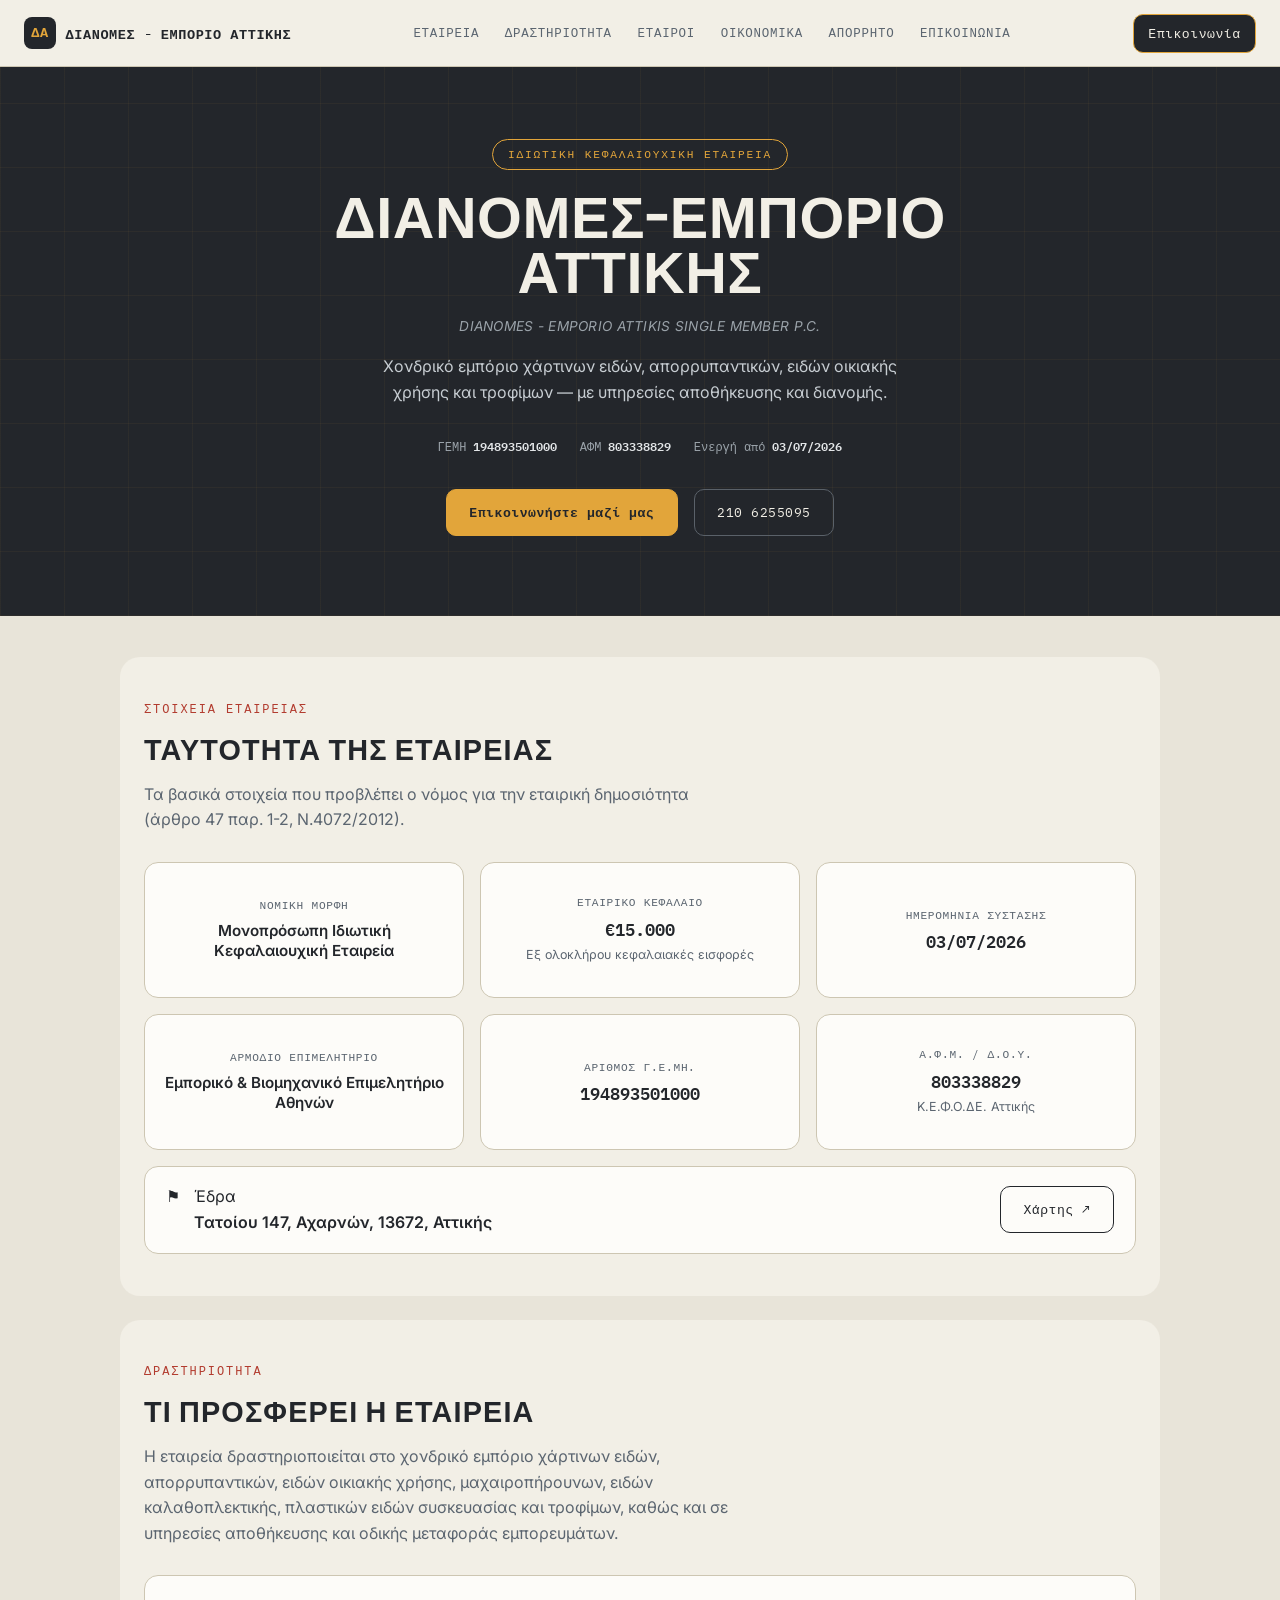
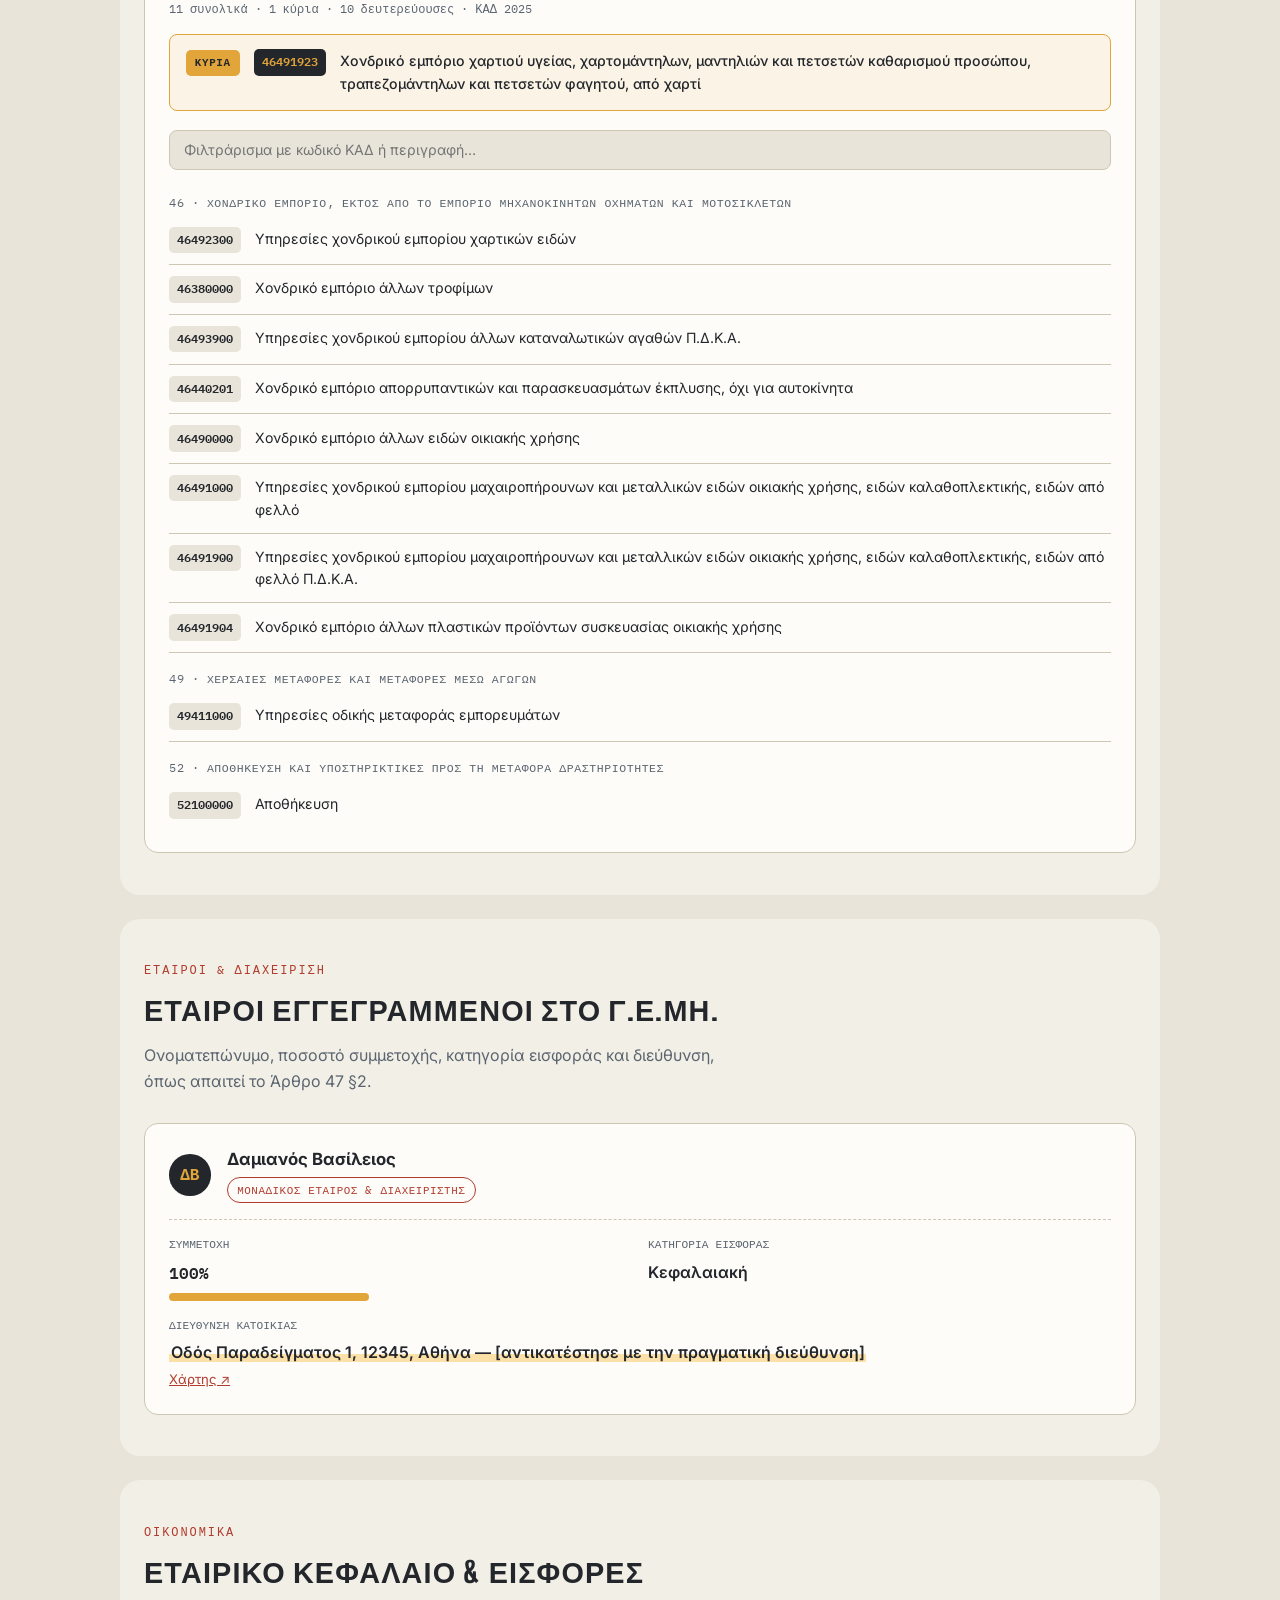
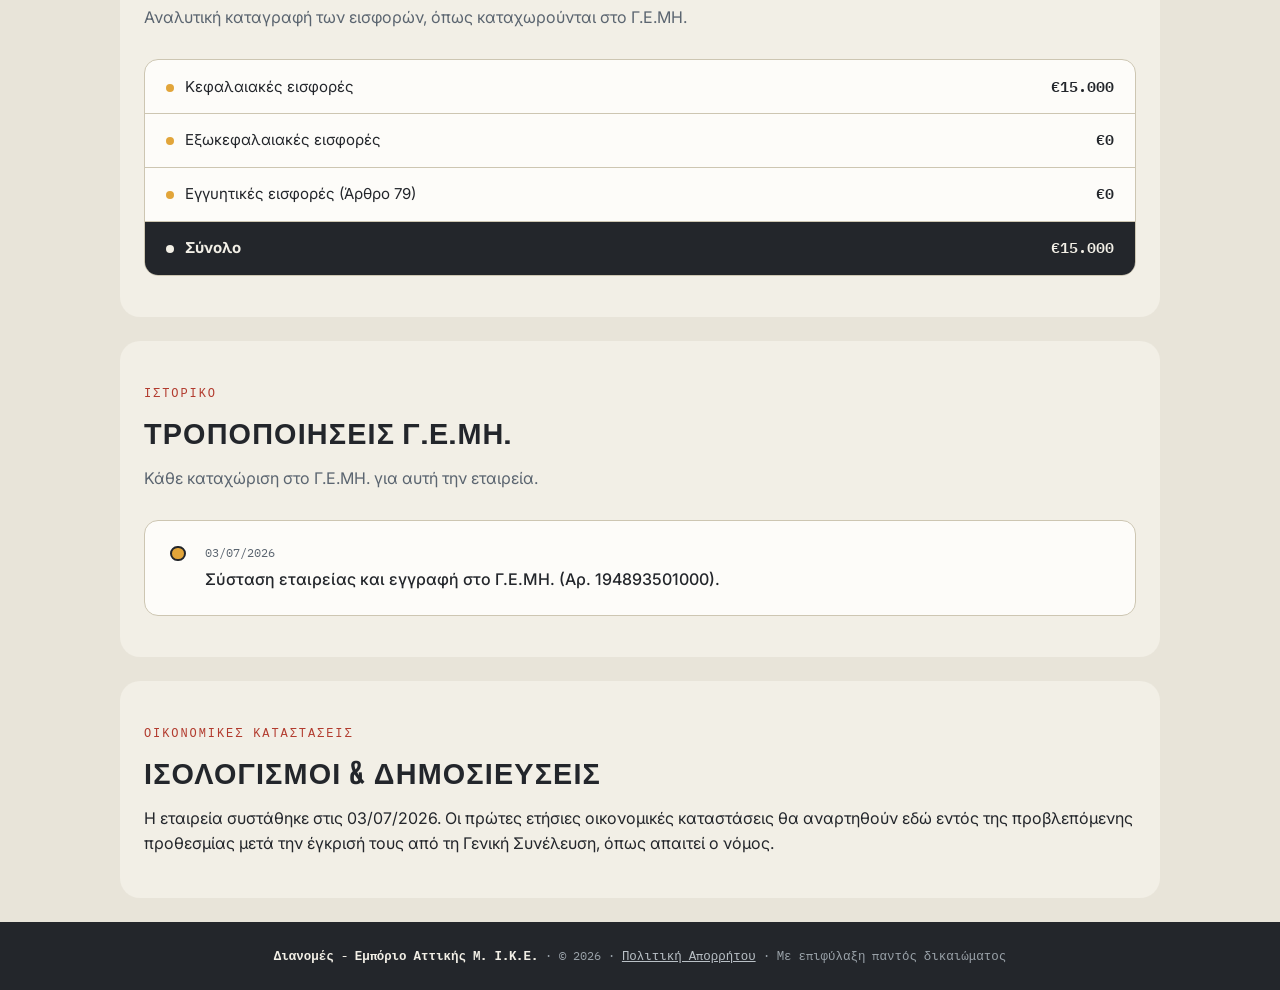
<file: index.html>
<!DOCTYPE html>
<html lang="el">
<head>
<meta charset="UTF-8">
<meta name="viewport" content="width=device-width, initial-scale=1.0">
<title>Διανομές - Εμπόριο Αττικής Μ. Ι.Κ.Ε. — Εμπόριο Χονδρικής</title>
<link rel="preconnect" href="https://fonts.googleapis.com">
<link rel="preconnect" href="https://fonts.gstatic.com" crossorigin>
<link href="https://fonts.googleapis.com/css2?family=Big+Shoulders+Display:wght@600;800&family=Inter:wght@400;500;600;700&family=IBM+Plex+Mono:wght@400;500;600&display=swap" rel="stylesheet">
<link rel="stylesheet" href="style.css">
</head>
<body>

<div class="topnav">
  <a class="brand" href="index.html">
    <span class="mark">ΔΑ</span>
    ΔΙΑΝΟΜΕΣ - ΕΜΠΟΡΙΟ ΑΤΤΙΚΗΣ
  </a>
  <button class="nav-toggle" id="navToggle" aria-label="Μενού" aria-expanded="false">☰</button>
  <ul id="navMenu">
    <li><a href="#company">Εταιρεία</a></li>
    <li><a href="#activity">Δραστηριότητα</a></li>
    <li><a href="#partners">Εταίροι</a></li>
    <li><a href="#financials">Οικονομικά</a></li>
    <li><a href="privacy.html">Απόρρητο</a></li>
    <li><a href="mailto:vasilisdamianos1@gmail.com">Επικοινωνία</a></li>
  </ul>
  <a class="btn cta" href="mailto:vasilisdamianos1@gmail.com">Επικοινωνία</a>
</div>

<section class="hero">
  <div class="hero-inner">
    <span class="pill">Ιδιωτική Κεφαλαιουχική Εταιρεία</span>
    <h1>Διανομές-Εμπόριο<br>Αττικής</h1>
    <p class="en-name">DIANOMES - EMPORIO ATTIKIS SINGLE MEMBER P.C.</p>
    <p class="lede">Χονδρικό εμπόριο χάρτινων ειδών, απορρυπαντικών, ειδών οικιακής χρήσης και τροφίμων — με υπηρεσίες αποθήκευσης και διανομής.</p>
    <div class="meta-row">
      <span>ΓΕΜΗ <b>194893501000</b></span>
      <span>ΑΦΜ <b>803338829</b></span>
      <span>Ενεργή από <b>03/07/2026</b></span>
    </div>
    <div class="hero-actions">
      <a class="btn primary" href="mailto:vasilisdamianos1@gmail.com">Επικοινωνήστε μαζί μας</a>
      <a class="btn ghost" href="tel:+302106255095">210 6255095</a>
    </div>
  </div>
</section>

<div class="section-wrap section-alt" id="company">
  <p class="eyebrow">Στοιχεία Εταιρείας</p>
  <h2 class="big">Ταυτότητα της Εταιρείας</h2>
  <p class="lede">Τα βασικά στοιχεία που προβλέπει ο νόμος για την εταιρική δημοσιότητα (άρθρο 47 παρ. 1-2, Ν.4072/2012).</p>

  <div class="bubbles">
    <div class="bubble">
      <span class="k">Νομική Μορφή</span>
      <span class="v">Μονοπρόσωπη Ιδιωτική Κεφαλαιουχική Εταιρεία</span>
    </div>
    <div class="bubble">
      <span class="k">Εταιρικό Κεφάλαιο</span>
      <span class="v mono">€15.000</span>
      <span class="sub">Εξ ολοκλήρου κεφαλαιακές εισφορές</span>
    </div>
    <div class="bubble">
      <span class="k">Ημερομηνία Σύστασης</span>
      <span class="v mono">03/07/2026</span>
    </div>
    <div class="bubble">
      <span class="k">Αρμόδιο Επιμελητήριο</span>
      <span class="v">Εμπορικό &amp; Βιομηχανικό Επιμελητήριο Αθηνών</span>
    </div>
    <div class="bubble">
      <span class="k">Αριθμός Γ.Ε.ΜΗ.</span>
      <span class="v mono">194893501000</span>
    </div>
    <div class="bubble">
      <span class="k">Α.Φ.Μ. / Δ.Ο.Υ.</span>
      <span class="v mono">803338829</span>
      <span class="sub">Κ.Ε.Φ.Ο.ΔΕ. Αττικής</span>
    </div>
  </div>

  <div class="address-bar">
    <div class="addr-main">
      <span class="chip" style="margin-bottom:0">⚑</span>
      <div>
        <span class="k">Έδρα</span>
        <span class="v" style="display:block">Τατοίου 147, Αχαρνών, 13672, Αττικής</span>
      </div>
    </div>
    <a class="btn ghost" style="color:var(--ink);border-color:var(--ink)" href="https://www.google.com/maps/search/?api=1&query=Τατοίου+147%2C+Αχαρνών%2C+13672" target="_blank" rel="noopener">Χάρτης ↗</a>
  </div>
</div>

<div class="section-wrap section-alt" id="activity">
  <p class="eyebrow">Δραστηριότητα</p>
  <h2 class="big">Τι Προσφέρει η Εταιρεία</h2>
  <p class="lede">Η εταιρεία δραστηριοποιείται στο χονδρικό εμπόριο χάρτινων ειδών, απορρυπαντικών, ειδών οικιακής χρήσης, μαχαιροπήρουνων, ειδών καλαθοπλεκτικής, πλαστικών ειδών συσκευασίας και τροφίμων, καθώς και σε υπηρεσίες αποθήκευσης και οδικής μεταφοράς εμπορευμάτων.</p>

  <div class="kad-panel">
    <div class="kad-stats">11 συνολικά · 1 κύρια · 10 δευτερεύουσες · ΚΑΔ 2025</div>

    <div class="kad-row kad-main">
      <span class="kad-tag">ΚΥΡΙΑ</span>
      <span class="kad-code">46491923</span>
      <span class="kad-desc">Χονδρικό εμπόριο χαρτιού υγείας, χαρτομάντηλων, μαντηλιών και πετσετών καθαρισμού προσώπου, τραπεζομάντηλων και πετσετών φαγητού, από χαρτί</span>
    </div>

    <input type="text" class="kad-search" id="kadSearch" placeholder="Φιλτράρισμα με κωδικό ΚΑΔ ή περιγραφή…" aria-label="Φιλτράρισμα δραστηριοτήτων">

    <div class="kad-list" id="kadList">
      <p class="kad-group">46 · Χονδρικό εμπόριο, εκτός από το εμπόριο μηχανοκίνητων οχημάτων και μοτοσικλετών</p>
      <div class="kad-row" data-kad="46492300 υπηρεσιες χονδρικου εμποριου χαρτικων ειδων"><span class="kad-code">46492300</span><span class="kad-desc">Υπηρεσίες χονδρικού εμπορίου χαρτικών ειδών</span></div>
      <div class="kad-row" data-kad="46380000 χονδρικο εμποριο αλλων τροφιμων"><span class="kad-code">46380000</span><span class="kad-desc">Χονδρικό εμπόριο άλλων τροφίμων</span></div>
      <div class="kad-row" data-kad="46493900 υπηρεσιες χονδρικου εμποριου αλλων καταναλωτικων αγαθων"><span class="kad-code">46493900</span><span class="kad-desc">Υπηρεσίες χονδρικού εμπορίου άλλων καταναλωτικών αγαθών Π.Δ.Κ.Α.</span></div>
      <div class="kad-row" data-kad="46440201 χονδρικο εμποριο απορρυπαντικων παρασκευασματων εκπλυσης"><span class="kad-code">46440201</span><span class="kad-desc">Χονδρικό εμπόριο απορρυπαντικών και παρασκευασμάτων έκπλυσης, όχι για αυτοκίνητα</span></div>
      <div class="kad-row" data-kad="46490000 χονδρικο εμποριο αλλων ειδων οικιακης χρησης"><span class="kad-code">46490000</span><span class="kad-desc">Χονδρικό εμπόριο άλλων ειδών οικιακής χρήσης</span></div>
      <div class="kad-row" data-kad="46491000 υπηρεσιες χονδρικου εμποριου μαχαιροπηρουνων μεταλλικων ειδων καλαθοπλεκτικης φελλου"><span class="kad-code">46491000</span><span class="kad-desc">Υπηρεσίες χονδρικού εμπορίου μαχαιροπήρουνων και μεταλλικών ειδών οικιακής χρήσης, ειδών καλαθοπλεκτικής, ειδών από φελλό</span></div>
      <div class="kad-row" data-kad="46491900 υπηρεσιες χονδρικου εμποριου μαχαιροπηρουνων μεταλλικων ειδων καλαθοπλεκτικης φελλου πδκα"><span class="kad-code">46491900</span><span class="kad-desc">Υπηρεσίες χονδρικού εμπορίου μαχαιροπήρουνων και μεταλλικών ειδών οικιακής χρήσης, ειδών καλαθοπλεκτικής, ειδών από φελλό Π.Δ.Κ.Α.</span></div>
      <div class="kad-row" data-kad="46491904 χονδρικο εμποριο αλλων πλαστικων προιοντων συσκευασιας οικιακης χρησης"><span class="kad-code">46491904</span><span class="kad-desc">Χονδρικό εμπόριο άλλων πλαστικών προϊόντων συσκευασίας οικιακής χρήσης</span></div>

      <p class="kad-group">49 · Χερσαίες μεταφορές και μεταφορές μέσω αγωγών</p>
      <div class="kad-row" data-kad="49411000 υπηρεσιες οδικης μεταφορας εμπορευματων"><span class="kad-code">49411000</span><span class="kad-desc">Υπηρεσίες οδικής μεταφοράς εμπορευμάτων</span></div>

      <p class="kad-group">52 · Αποθήκευση και υποστηρικτικές προς τη μεταφορά δραστηριότητες</p>
      <div class="kad-row" data-kad="52100000 αποθηκευση"><span class="kad-code">52100000</span><span class="kad-desc">Αποθήκευση</span></div>
    </div>
  </div>
</div>

<div class="section-wrap section-alt" id="partners">
  <p class="eyebrow">Εταίροι &amp; Διαχείριση</p>
  <h2 class="big">Εταίροι Εγγεγραμμένοι στο Γ.Ε.ΜΗ.</h2>
  <p class="lede">Ονοματεπώνυμο, ποσοστό συμμετοχής, κατηγορία εισφοράς και διεύθυνση, όπως απαιτεί το Άρθρο 47 §2.</p>

  <div class="partners">
    <div class="partner-card">
      <div class="partner-top">
        <div class="avatar">ΔΒ</div>
        <div>
          <h3>Δαμιανός Βασίλειος</h3>
          <span class="badge">Μοναδικός Εταίρος &amp; Διαχειριστής</span>
        </div>
      </div>
      <div class="partner-meta">
        <div>
          <span class="k">Συμμετοχή</span>
          <span class="v mono">100%</span>
          <div class="share-bar"><span style="width:100%"></span></div>
        </div>
        <div>
          <span class="k">Κατηγορία Εισφοράς</span>
          <span class="v">Κεφαλαιακή</span>
        </div>
        <div style="grid-column:1/-1">
          <span class="k">Διεύθυνση Κατοικίας</span>
          <span class="v placeholder">Οδός Παραδείγματος 1, 12345, Αθήνα — [αντικατέστησε με την πραγματική διεύθυνση]</span>
          <div><a href="https://www.google.com/maps/search/?api=1&query=Οδός+Παραδείγματος+1%2C+12345%2C+Αθήνα" target="_blank" rel="noopener" style="font-size:.82rem">Χάρτης ↗</a></div>
        </div>
      </div>
    </div>
  </div>
</div>

<div class="section-wrap section-alt" id="capital">
  <p class="eyebrow">Οικονομικά</p>
  <h2 class="big">Εταιρικό Κεφάλαιο &amp; Εισφορές</h2>
  <p class="lede">Αναλυτική καταγραφή των εισφορών, όπως καταχωρούνται στο Γ.Ε.ΜΗ.</p>

  <div class="capital-list">
    <div class="capital-row"><span><span class="dot"></span>Κεφαλαιακές εισφορές</span><span class="amt">€15.000</span></div>
    <div class="capital-row"><span><span class="dot"></span>Εξωκεφαλαιακές εισφορές</span><span class="amt">€0</span></div>
    <div class="capital-row"><span><span class="dot"></span>Εγγυητικές εισφορές (Άρθρο 79)</span><span class="amt">€0</span></div>
    <div class="capital-row total"><span><span class="dot"></span>Σύνολο</span><span class="amt">€15.000</span></div>
  </div>
</div>

<div class="section-wrap section-alt" id="history">
  <p class="eyebrow">Ιστορικό</p>
  <h2 class="big">Τροποποιήσεις Γ.Ε.ΜΗ.</h2>
  <p class="lede">Κάθε καταχώριση στο Γ.Ε.ΜΗ. για αυτή την εταιρεία.</p>

  <div class="timeline">
    <div class="tl-item">
      <div class="tl-date">03/07/2026</div>
      <div class="tl-text">Σύσταση εταιρείας και εγγραφή στο Γ.Ε.ΜΗ. (Αρ. 194893501000).</div>
    </div>
  </div>
</div>

<div class="section-wrap section-alt" id="financials">
  <p class="eyebrow">Οικονομικές Καταστάσεις</p>
  <h2 class="big">Ισολογισμοί &amp; Δημοσιεύσεις</h2>
  <p>Η εταιρεία συστάθηκε στις 03/07/2026. Οι πρώτες ετήσιες οικονομικές καταστάσεις θα αναρτηθούν εδώ εντός της προβλεπόμενης προθεσμίας μετά την έγκρισή τους από τη Γενική Συνέλευση, όπως απαιτεί ο νόμος.</p>
</div>

<footer>
  <strong>Διανομές - Εμπόριο Αττικής Μ. Ι.Κ.Ε.</strong> · © <span id="year"></span> · <a href="privacy.html">Πολιτική Απορρήτου</a> · Με επιφύλαξη παντός δικαιώματος
</footer>

<script>
  document.getElementById('year').textContent = new Date().getFullYear();

  const navToggle = document.getElementById('navToggle');
  const navMenu = document.getElementById('navMenu');
  if (navToggle && navMenu) {
    navToggle.addEventListener('click', () => {
      const isOpen = navMenu.classList.toggle('open');
      navToggle.setAttribute('aria-expanded', isOpen ? 'true' : 'false');
    });
    navMenu.querySelectorAll('a').forEach(a => {
      a.addEventListener('click', () => {
        navMenu.classList.remove('open');
        navToggle.setAttribute('aria-expanded', 'false');
      });
    });
  }

  const kadSearch = document.getElementById('kadSearch');
  if (kadSearch) {
    kadSearch.addEventListener('input', () => {
      const q = kadSearch.value.trim().toLowerCase();
      document.querySelectorAll('#kadList .kad-row').forEach(row => {
        const haystack = row.getAttribute('data-kad') || '';
        row.classList.toggle('hidden', q.length > 0 && !haystack.includes(q));
      });
      document.querySelectorAll('#kadList .kad-group').forEach(group => {
        let sib = group.nextElementSibling;
        let anyVisible = false;
        while (sib && !sib.classList.contains('kad-group')) {
          if (!sib.classList.contains('hidden')) anyVisible = true;
          sib = sib.nextElementSibling;
        }
        group.classList.toggle('hidden', !anyVisible);
      });
    });
  }
</script>

</body>
</html>
</file>
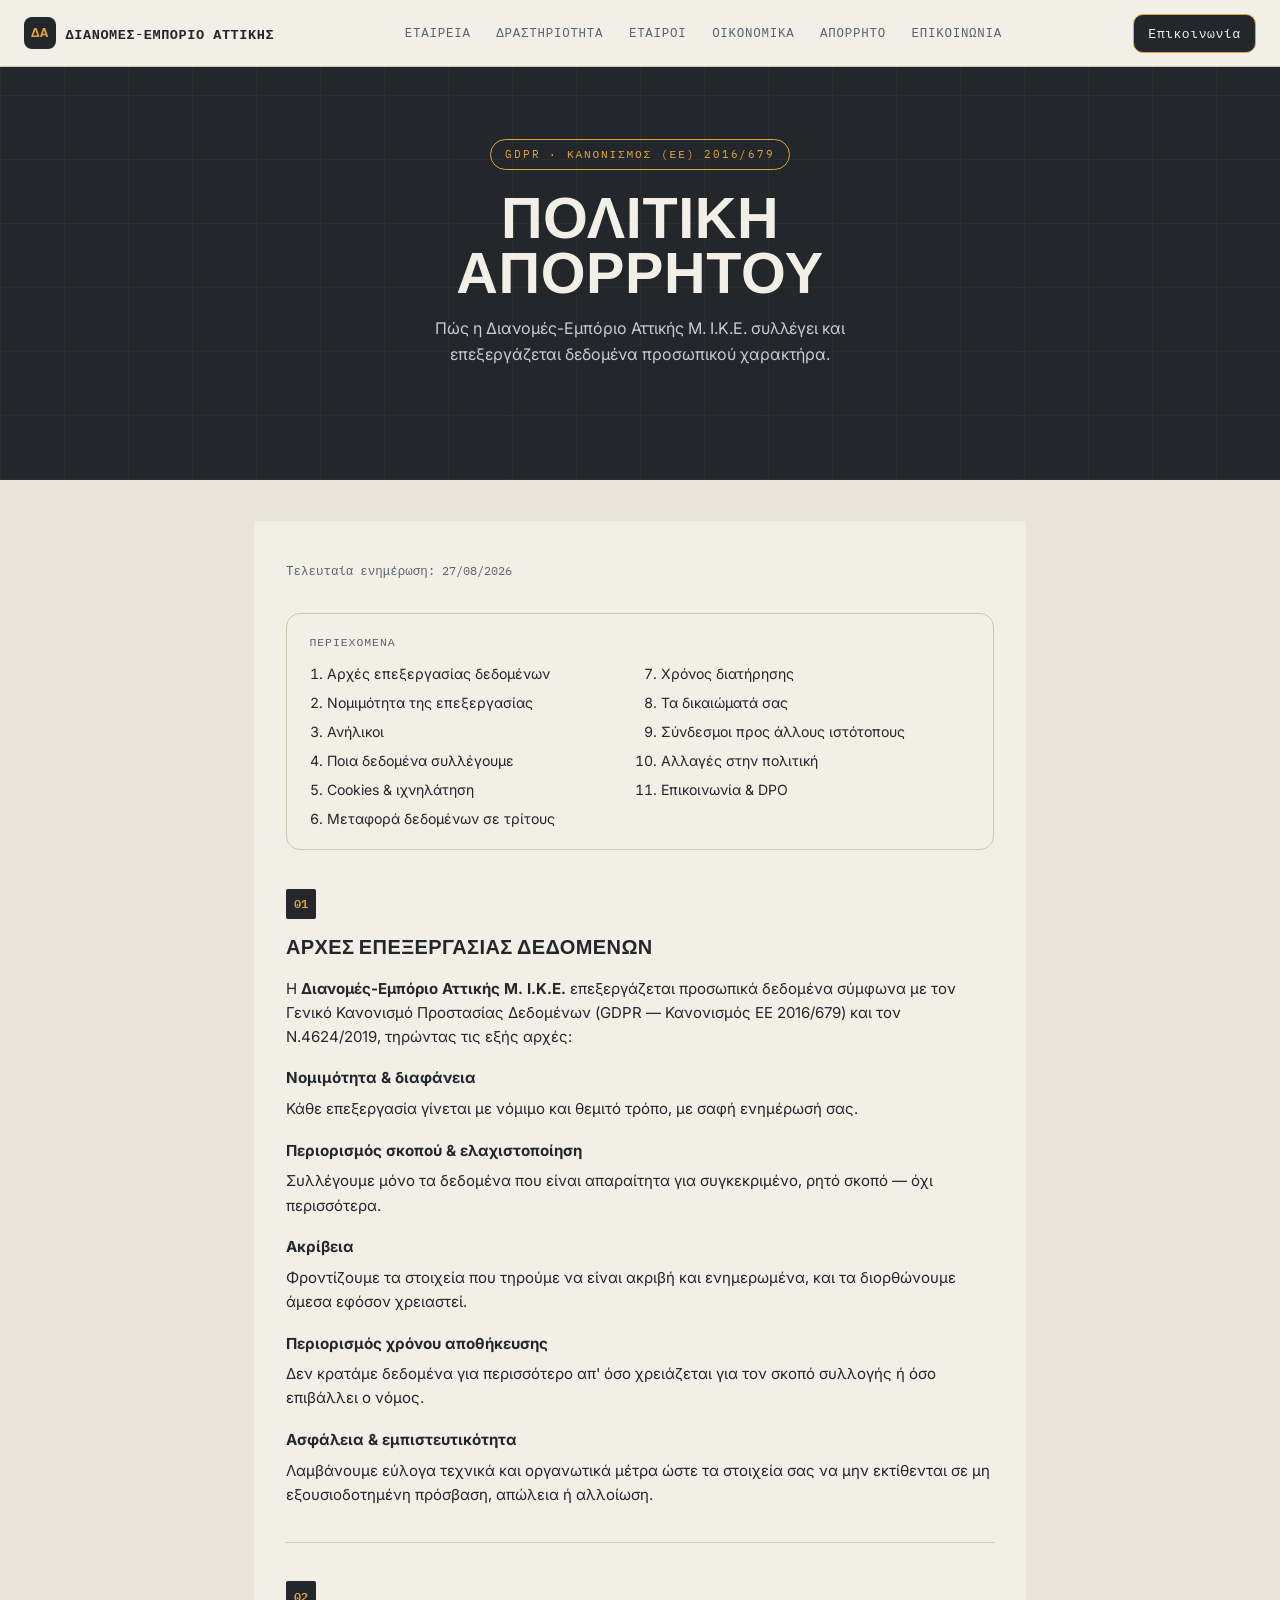
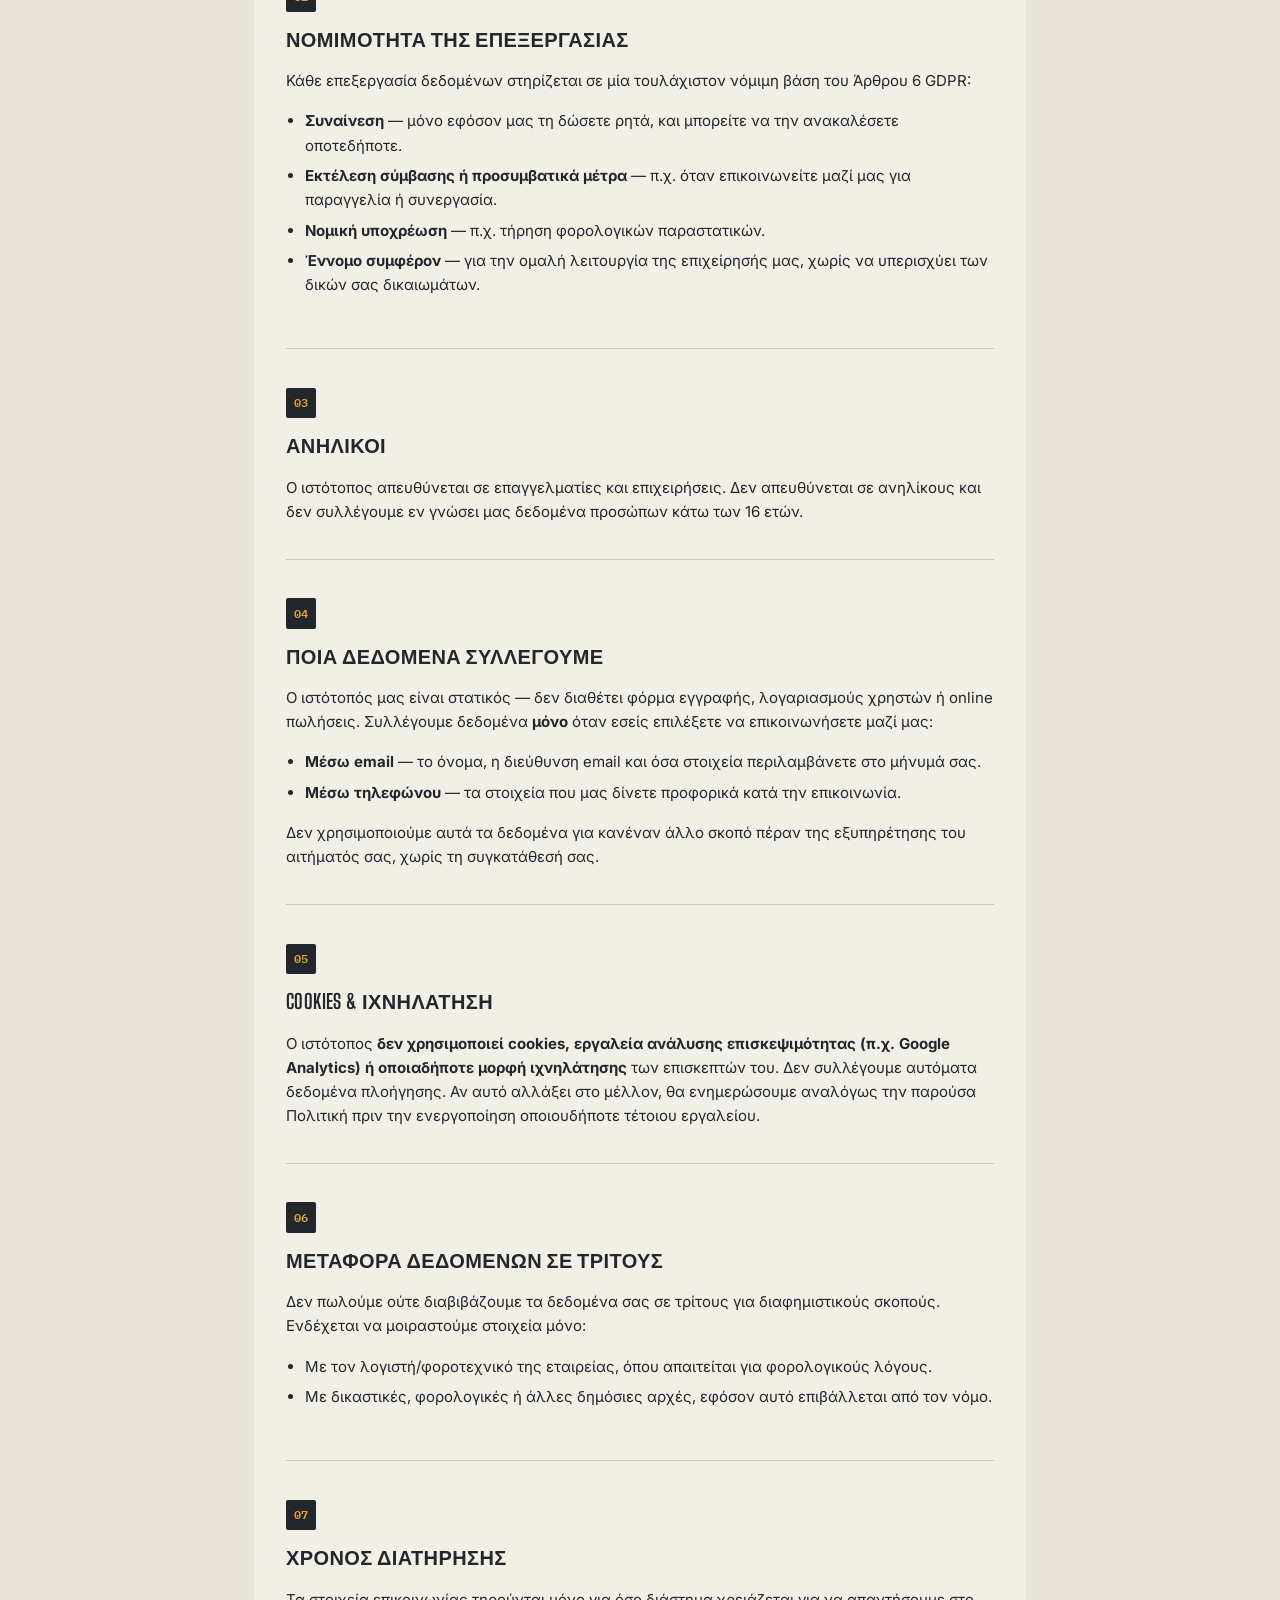
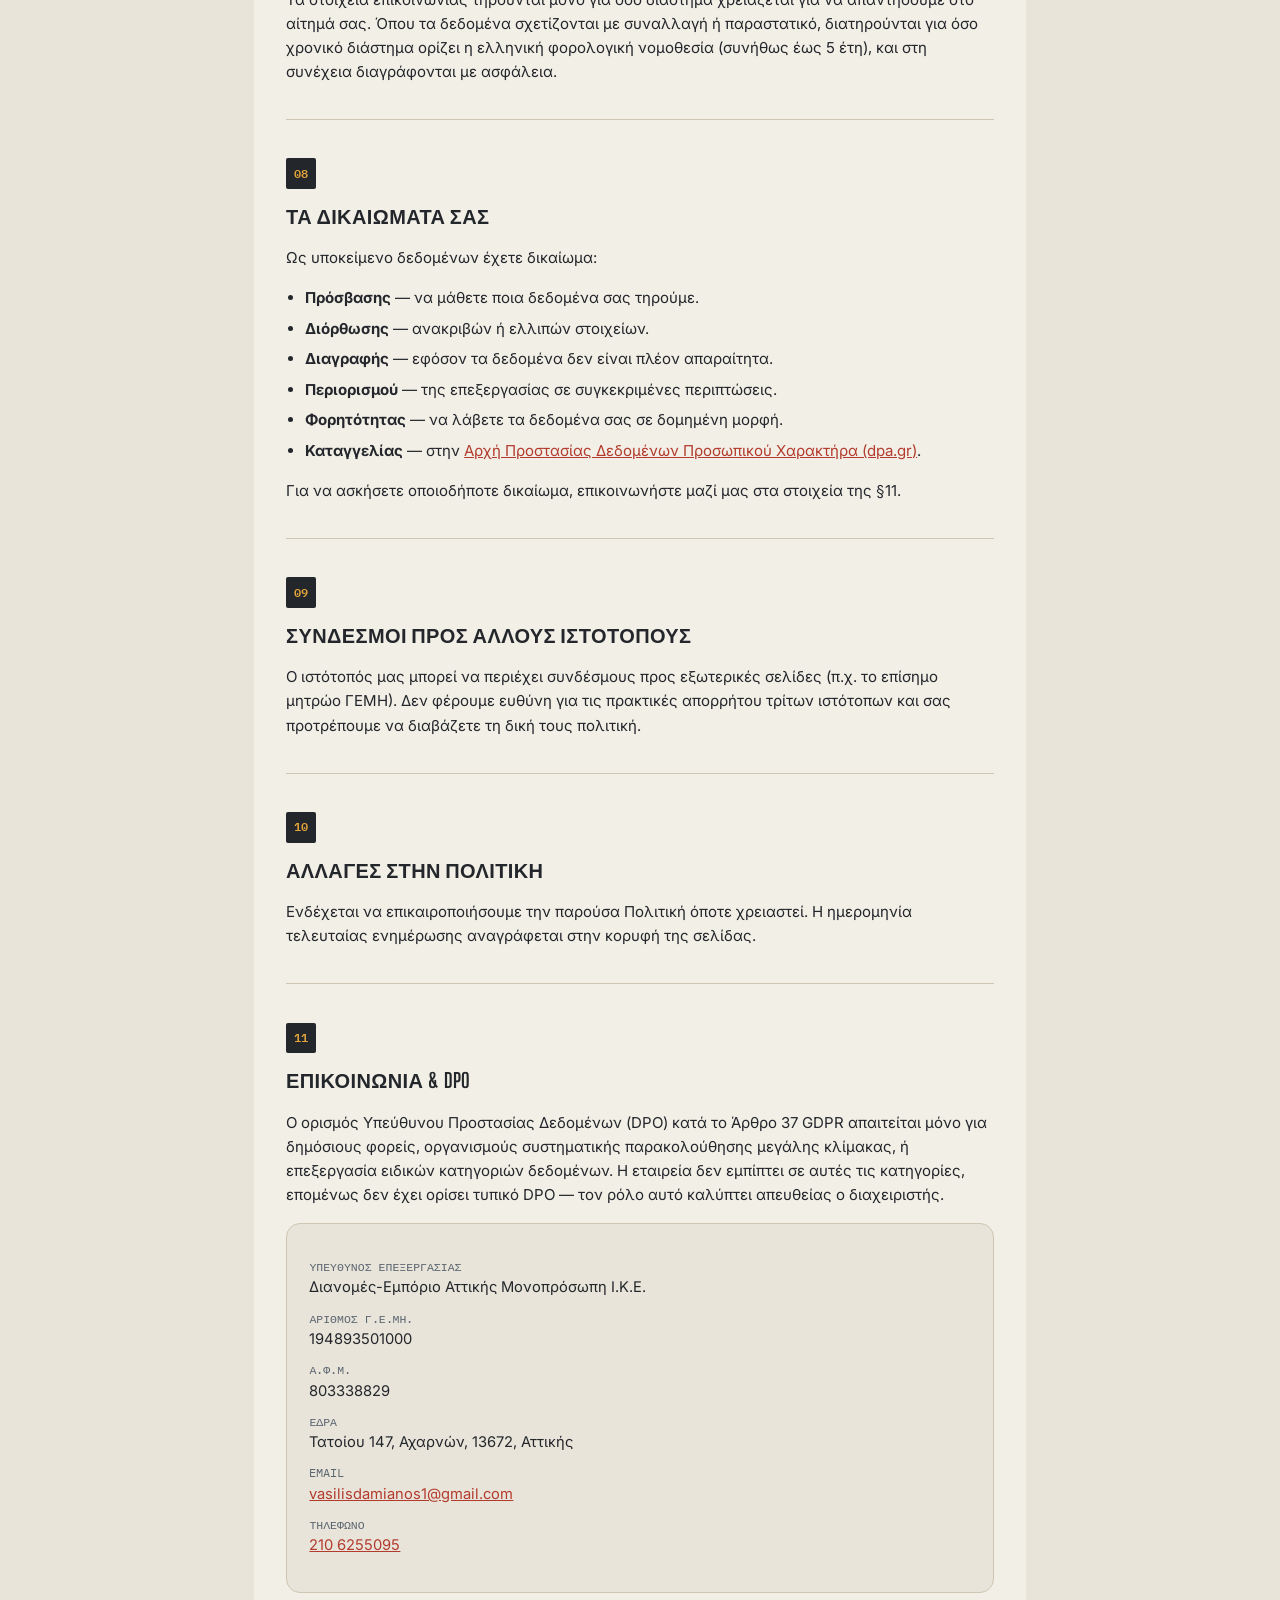
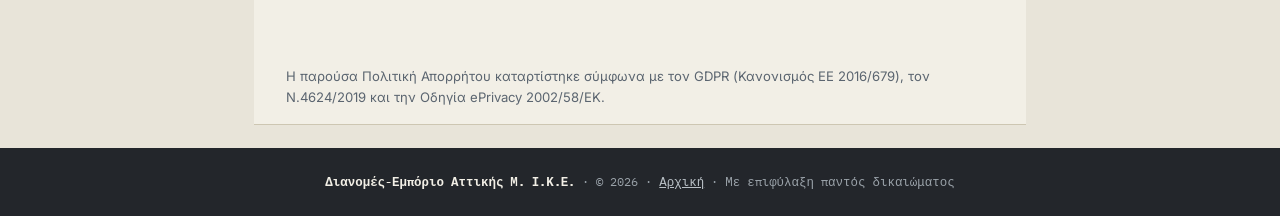
<file: privacy.html>
<!DOCTYPE html>
<html lang="el">
<head>
<meta charset="UTF-8">
<meta name="viewport" content="width=device-width, initial-scale=1.0">
<title>Πολιτική Απορρήτου — Διανομές-Εμπόριο Αττικής Μ. Ι.Κ.Ε.</title>
<link rel="preconnect" href="https://fonts.googleapis.com">
<link rel="preconnect" href="https://fonts.gstatic.com" crossorigin>
<link href="https://fonts.googleapis.com/css2?family=Big+Shoulders+Display:wght@600;800&family=Inter:wght@400;500;600;700&family=IBM+Plex+Mono:wght@400;500;600&display=swap" rel="stylesheet">
<link rel="stylesheet" href="style.css">
<style>
  .toc{
    background:var(--paper-raised);
    border:1px solid var(--line);
    border-radius:14px;
    padding:1.2rem 1.4rem;
    margin-bottom:2.4rem;
  }
  .toc p.k{
    font-family:'IBM Plex Mono',monospace;
    font-size:.72rem;
    text-transform:uppercase;
    letter-spacing:.08em;
    color:var(--steel);
    margin:0 0 .7rem;
  }
  .toc ol{
    columns:2;
    gap:1.5rem;
    margin:0;
    padding-left:1.1rem;
    font-size:.88rem;
  }
  .toc li{margin-bottom:.4rem}
  .toc a{color:var(--ink);text-decoration:none}
  .toc a:hover{color:var(--stamp)}
  @media (max-width:560px){.toc ol{columns:1}}

  .legal-section{
    margin-bottom:2.4rem;
    padding-bottom:2.2rem;
    border-bottom:1px solid var(--line);
    scroll-margin-top:5.5rem;
  }
  .legal-section:last-of-type{border-bottom:none}
  .legal-section .num{
    display:inline-flex;
    align-items:center;
    justify-content:center;
    width:1.9rem;height:1.9rem;
    background:var(--ink);
    color:var(--signal);
    border-radius:2px;
    font-family:'IBM Plex Mono',monospace;
    font-size:.78rem;
    font-weight:600;
    margin-bottom:.7rem;
  }
  .legal-section h2{
    font-family:'Big Shoulders Display',sans-serif;
    font-weight:700;
    text-transform:uppercase;
    letter-spacing:.02em;
    font-size:1.25rem;
    margin:0 0 .9rem;
    border:none;
    padding:0;
  }
  .legal-section h3{
    font-family:'Inter',sans-serif;
    font-size:.95rem;
    font-weight:700;
    margin:1.1rem 0 .4rem;
  }
  .legal-section p{font-size:.94rem}
  .legal-section ul{margin:0 0 1rem;padding-left:1.2rem;font-size:.94rem}
  .legal-section li{margin-bottom:.4rem}
  .legal-section li b{font-family:'Inter',sans-serif}
  .contact-box{
    background:var(--paper);
    border:1px solid var(--line);
    border-radius:14px;
    padding:1.2rem 1.4rem;
    font-size:.92rem;
  }
  .contact-box dt{
    font-family:'IBM Plex Mono',monospace;
    font-size:.72rem;
    text-transform:uppercase;
    color:var(--steel);
    margin-top:.6rem;
  }
  .contact-box dt:first-child{margin-top:0}
  .contact-box dd{margin:0 0 0}
  .updated{
    font-family:'IBM Plex Mono',monospace;
    font-size:.78rem;
    color:var(--steel);
    margin-bottom:2rem;
  }
</style>
</head>
<body>

<div class="topnav">
  <a class="brand" href="index.html">
    <span class="mark">ΔΑ</span>
    ΔΙΑΝΟΜΕΣ-ΕΜΠΟΡΙΟ ΑΤΤΙΚΗΣ
  </a>
  <button class="nav-toggle" id="navToggle" aria-label="Μενού" aria-expanded="false">☰</button>
  <ul id="navMenu">
    <li><a href="index.html#company">Εταιρεία</a></li>
    <li><a href="index.html#activity">Δραστηριότητα</a></li>
    <li><a href="index.html#partners">Εταίροι</a></li>
    <li><a href="index.html#financials">Οικονομικά</a></li>
    <li><a href="privacy.html">Απόρρητο</a></li>
    <li><a href="mailto:vasilisdamianos1@gmail.com">Επικοινωνία</a></li>
  </ul>
  <a class="btn cta" href="mailto:vasilisdamianos1@gmail.com">Επικοινωνία</a>
</div>

<section class="hero">
  <div class="hero-inner">
    <span class="pill">GDPR · Κανονισμός (ΕΕ) 2016/679</span>
    <h1>Πολιτική<br>Απορρήτου</h1>
    <p class="lede">Πώς η Διανομές-Εμπόριο Αττικής Μ. Ι.Κ.Ε. συλλέγει και επεξεργάζεται δεδομένα προσωπικού χαρακτήρα.</p>
  </div>
</section>

<main>
  <div class="sheet" style="margin-top:2rem">
    <p class="updated">Τελευταία ενημέρωση: 27/08/2026</p>

    <nav class="toc" aria-label="Περιεχόμενα">
      <p class="k">Περιεχόμενα</p>
      <ol>
        <li><a href="#archi">Αρχές επεξεργασίας δεδομένων</a></li>
        <li><a href="#nomimotita">Νομιμότητα της επεξεργασίας</a></li>
        <li><a href="#anilikoi">Ανήλικοι</a></li>
        <li><a href="#sylloghi">Ποια δεδομένα συλλέγουμε</a></li>
        <li><a href="#cookies">Cookies &amp; ιχνηλάτηση</a></li>
        <li><a href="#metafora">Μεταφορά δεδομένων σε τρίτους</a></li>
        <li><a href="#diatirisi">Χρόνος διατήρησης</a></li>
        <li><a href="#dikaiomata">Τα δικαιώματά σας</a></li>
        <li><a href="#syndeseis">Σύνδεσμοι προς άλλους ιστότοπους</a></li>
        <li><a href="#changes">Αλλαγές στην πολιτική</a></li>
        <li><a href="#contact">Επικοινωνία &amp; DPO</a></li>
      </ol>
    </nav>

    <section class="legal-section" id="archi">
      <span class="num">01</span>
      <h2>Αρχές Επεξεργασίας Δεδομένων</h2>
      <p>Η <b>Διανομές-Εμπόριο Αττικής Μ. Ι.Κ.Ε.</b> επεξεργάζεται προσωπικά δεδομένα σύμφωνα με τον Γενικό Κανονισμό Προστασίας Δεδομένων (GDPR — Κανονισμός ΕΕ 2016/679) και τον Ν.4624/2019, τηρώντας τις εξής αρχές:</p>
      <h3>Νομιμότητα &amp; διαφάνεια</h3>
      <p>Κάθε επεξεργασία γίνεται με νόμιμο και θεμιτό τρόπο, με σαφή ενημέρωσή σας.</p>
      <h3>Περιορισμός σκοπού &amp; ελαχιστοποίηση</h3>
      <p>Συλλέγουμε μόνο τα δεδομένα που είναι απαραίτητα για συγκεκριμένο, ρητό σκοπό — όχι περισσότερα.</p>
      <h3>Ακρίβεια</h3>
      <p>Φροντίζουμε τα στοιχεία που τηρούμε να είναι ακριβή και ενημερωμένα, και τα διορθώνουμε άμεσα εφόσον χρειαστεί.</p>
      <h3>Περιορισμός χρόνου αποθήκευσης</h3>
      <p>Δεν κρατάμε δεδομένα για περισσότερο απ' όσο χρειάζεται για τον σκοπό συλλογής ή όσο επιβάλλει ο νόμος.</p>
      <h3>Ασφάλεια &amp; εμπιστευτικότητα</h3>
      <p>Λαμβάνουμε εύλογα τεχνικά και οργανωτικά μέτρα ώστε τα στοιχεία σας να μην εκτίθενται σε μη εξουσιοδοτημένη πρόσβαση, απώλεια ή αλλοίωση.</p>
    </section>

    <section class="legal-section" id="nomimotita">
      <span class="num">02</span>
      <h2>Νομιμότητα της Επεξεργασίας</h2>
      <p>Κάθε επεξεργασία δεδομένων στηρίζεται σε μία τουλάχιστον νόμιμη βάση του Άρθρου 6 GDPR:</p>
      <ul>
        <li><b>Συναίνεση</b> — μόνο εφόσον μας τη δώσετε ρητά, και μπορείτε να την ανακαλέσετε οποτεδήποτε.</li>
        <li><b>Εκτέλεση σύμβασης ή προσυμβατικά μέτρα</b> — π.χ. όταν επικοινωνείτε μαζί μας για παραγγελία ή συνεργασία.</li>
        <li><b>Νομική υποχρέωση</b> — π.χ. τήρηση φορολογικών παραστατικών.</li>
        <li><b>Έννομο συμφέρον</b> — για την ομαλή λειτουργία της επιχείρησής μας, χωρίς να υπερισχύει των δικών σας δικαιωμάτων.</li>
      </ul>
    </section>

    <section class="legal-section" id="anilikoi">
      <span class="num">03</span>
      <h2>Ανήλικοι</h2>
      <p>Ο ιστότοπος απευθύνεται σε επαγγελματίες και επιχειρήσεις. Δεν απευθύνεται σε ανηλίκους και δεν συλλέγουμε εν γνώσει μας δεδομένα προσώπων κάτω των 16 ετών.</p>
    </section>

    <section class="legal-section" id="sylloghi">
      <span class="num">04</span>
      <h2>Ποια Δεδομένα Συλλέγουμε</h2>
      <p>Ο ιστότοπός μας είναι στατικός — δεν διαθέτει φόρμα εγγραφής, λογαριασμούς χρηστών ή online πωλήσεις. Συλλέγουμε δεδομένα <b>μόνο</b> όταν εσείς επιλέξετε να επικοινωνήσετε μαζί μας:</p>
      <ul>
        <li><b>Μέσω email</b> — το όνομα, η διεύθυνση email και όσα στοιχεία περιλαμβάνετε στο μήνυμά σας.</li>
        <li><b>Μέσω τηλεφώνου</b> — τα στοιχεία που μας δίνετε προφορικά κατά την επικοινωνία.</li>
      </ul>
      <p>Δεν χρησιμοποιούμε αυτά τα δεδομένα για κανέναν άλλο σκοπό πέραν της εξυπηρέτησης του αιτήματός σας, χωρίς τη συγκατάθεσή σας.</p>
    </section>

    <section class="legal-section" id="cookies">
      <span class="num">05</span>
      <h2>Cookies &amp; Ιχνηλάτηση</h2>
      <p>Ο ιστότοπος <b>δεν χρησιμοποιεί cookies, εργαλεία ανάλυσης επισκεψιμότητας (π.χ. Google Analytics) ή οποιαδήποτε μορφή ιχνηλάτησης</b> των επισκεπτών του. Δεν συλλέγουμε αυτόματα δεδομένα πλοήγησης. Αν αυτό αλλάξει στο μέλλον, θα ενημερώσουμε αναλόγως την παρούσα Πολιτική πριν την ενεργοποίηση οποιουδήποτε τέτοιου εργαλείου.</p>
    </section>

    <section class="legal-section" id="metafora">
      <span class="num">06</span>
      <h2>Μεταφορά Δεδομένων σε Τρίτους</h2>
      <p>Δεν πωλούμε ούτε διαβιβάζουμε τα δεδομένα σας σε τρίτους για διαφημιστικούς σκοπούς. Ενδέχεται να μοιραστούμε στοιχεία μόνο:</p>
      <ul>
        <li>Με τον λογιστή/φοροτεχνικό της εταιρείας, όπου απαιτείται για φορολογικούς λόγους.</li>
        <li>Με δικαστικές, φορολογικές ή άλλες δημόσιες αρχές, εφόσον αυτό επιβάλλεται από τον νόμο.</li>
      </ul>
    </section>

    <section class="legal-section" id="diatirisi">
      <span class="num">07</span>
      <h2>Χρόνος Διατήρησης</h2>
      <p>Τα στοιχεία επικοινωνίας τηρούνται μόνο για όσο διάστημα χρειάζεται για να απαντήσουμε στο αίτημά σας. Όπου τα δεδομένα σχετίζονται με συναλλαγή ή παραστατικό, διατηρούνται για όσο χρονικό διάστημα ορίζει η ελληνική φορολογική νομοθεσία (συνήθως έως 5 έτη), και στη συνέχεια διαγράφονται με ασφάλεια.</p>
    </section>

    <section class="legal-section" id="dikaiomata">
      <span class="num">08</span>
      <h2>Τα Δικαιώματά σας</h2>
      <p>Ως υποκείμενο δεδομένων έχετε δικαίωμα:</p>
      <ul>
        <li><b>Πρόσβασης</b> — να μάθετε ποια δεδομένα σας τηρούμε.</li>
        <li><b>Διόρθωσης</b> — ανακριβών ή ελλιπών στοιχείων.</li>
        <li><b>Διαγραφής</b> — εφόσον τα δεδομένα δεν είναι πλέον απαραίτητα.</li>
        <li><b>Περιορισμού</b> — της επεξεργασίας σε συγκεκριμένες περιπτώσεις.</li>
        <li><b>Φορητότητας</b> — να λάβετε τα δεδομένα σας σε δομημένη μορφή.</li>
        <li><b>Καταγγελίας</b> — στην <a href="https://www.dpa.gr" target="_blank" rel="noopener">Αρχή Προστασίας Δεδομένων Προσωπικού Χαρακτήρα (dpa.gr)</a>.</li>
      </ul>
      <p>Για να ασκήσετε οποιοδήποτε δικαίωμα, επικοινωνήστε μαζί μας στα στοιχεία της §11.</p>
    </section>

    <section class="legal-section" id="syndeseis">
      <span class="num">09</span>
      <h2>Σύνδεσμοι προς Άλλους Ιστότοπους</h2>
      <p>Ο ιστότοπός μας μπορεί να περιέχει συνδέσμους προς εξωτερικές σελίδες (π.χ. το επίσημο μητρώο ΓΕΜΗ). Δεν φέρουμε ευθύνη για τις πρακτικές απορρήτου τρίτων ιστότοπων και σας προτρέπουμε να διαβάζετε τη δική τους πολιτική.</p>
    </section>

    <section class="legal-section" id="changes">
      <span class="num">10</span>
      <h2>Αλλαγές στην Πολιτική</h2>
      <p>Ενδέχεται να επικαιροποιήσουμε την παρούσα Πολιτική όποτε χρειαστεί. Η ημερομηνία τελευταίας ενημέρωσης αναγράφεται στην κορυφή της σελίδας.</p>
    </section>

    <section class="legal-section" id="contact">
      <span class="num">11</span>
      <h2>Επικοινωνία &amp; DPO</h2>
      <p>Ο ορισμός Υπεύθυνου Προστασίας Δεδομένων (DPO) κατά το Άρθρο 37 GDPR απαιτείται μόνο για δημόσιους φορείς, οργανισμούς συστηματικής παρακολούθησης μεγάλης κλίμακας, ή επεξεργασία ειδικών κατηγοριών δεδομένων. Η εταιρεία δεν εμπίπτει σε αυτές τις κατηγορίες, επομένως δεν έχει ορίσει τυπικό DPO — τον ρόλο αυτό καλύπτει απευθείας ο διαχειριστής.</p>
      <div class="contact-box">
        <dl>
          <dt>Υπεύθυνος Επεξεργασίας</dt>
          <dd>Διανομές-Εμπόριο Αττικής Μονοπρόσωπη Ι.Κ.Ε.</dd>
          <dt>Αριθμός Γ.Ε.ΜΗ.</dt>
          <dd>194893501000</dd>
          <dt>Α.Φ.Μ.</dt>
          <dd>803338829</dd>
          <dt>Έδρα</dt>
          <dd>Τατοίου 147, Αχαρνών, 13672, Αττικής</dd>
          <dt>Email</dt>
          <dd><a href="mailto:vasilisdamianos1@gmail.com">vasilisdamianos1@gmail.com</a></dd>
          <dt>Τηλέφωνο</dt>
          <dd><a href="tel:+302106255095">210 6255095</a></dd>
        </dl>
      </div>
    </section>

    <p style="font-size:.82rem;color:var(--steel)">Η παρούσα Πολιτική Απορρήτου καταρτίστηκε σύμφωνα με τον GDPR (Κανονισμός ΕΕ 2016/679), τον Ν.4624/2019 και την Οδηγία ePrivacy 2002/58/ΕΚ.</p>
  </div>
</main>

<footer>
  <strong>Διανομές-Εμπόριο Αττικής Μ. Ι.Κ.Ε.</strong> · © <span id="year"></span> · <a href="index.html">Αρχική</a> · Με επιφύλαξη παντός δικαιώματος
</footer>

<script>
  document.getElementById('year').textContent = new Date().getFullYear();

  const navToggle = document.getElementById('navToggle');
  const navMenu = document.getElementById('navMenu');
  if (navToggle && navMenu) {
    navToggle.addEventListener('click', () => {
      const isOpen = navMenu.classList.toggle('open');
      navToggle.setAttribute('aria-expanded', isOpen ? 'true' : 'false');
    });
    navMenu.querySelectorAll('a').forEach(a => {
      a.addEventListener('click', () => {
        navMenu.classList.remove('open');
        navToggle.setAttribute('aria-expanded', 'false');
      });
    });
  }
</script>

</body>
</html>
</file>
<file: style.css>
:root{
  --ink:#23262b;
  --paper:#e8e4d9;
  --paper-raised:#f2efe6;
  --card:#fdfcf9;
  --steel:#5b6570;
  --signal:#e2a53a;
  --stamp:#b23b2e;
  --line:#cdc6b2;
}
*{box-sizing:border-box}
html{scroll-behavior:smooth}
@media (prefers-reduced-motion: reduce){ html{scroll-behavior:auto} }

body{
  margin:0;
  background:var(--paper);
  color:var(--ink);
  font-family:'Inter',Arial,sans-serif;
  line-height:1.6;
}

a{color:var(--stamp)}
a:focus-visible, button:focus-visible{
  outline:3px solid var(--signal);
  outline-offset:2px;
}

/* ===== HEADER: crate stencil band ===== */
.band{
  background:var(--ink);
  color:var(--paper-raised);
  padding:3.5rem 1.5rem 3rem;
  position:relative;
  overflow:hidden;
}
.band-inner{
  max-width:820px;
  margin:0 auto;
  position:relative;
}
.eyebrow{
  font-family:'IBM Plex Mono',monospace;
  font-size:.78rem;
  letter-spacing:.18em;
  text-transform:uppercase;
  color:var(--signal);
  margin:0 0 .9rem;
}
h1{
  font-family:'Big Shoulders Display',sans-serif;
  font-weight:800;
  text-transform:uppercase;
  font-size:clamp(2.4rem, 7vw, 4.4rem);
  line-height:.92;
  letter-spacing:.01em;
  margin:0 0 .6rem;
  color:var(--paper-raised);
}
.tagline{
  font-family:'IBM Plex Mono',monospace;
  font-size:.95rem;
  color:#b9c0c6;
  max-width:38ch;
  margin:0;
}

/* stamp signature element */
.stamp{
  position:absolute;
  top:-.5rem;
  right:0;
  transform:rotate(-9deg);
  border:3px solid var(--stamp);
  color:var(--stamp);
  background:rgba(178,59,46,.06);
  font-family:'IBM Plex Mono',monospace;
  font-size:.72rem;
  letter-spacing:.14em;
  text-transform:uppercase;
  padding:.5rem .8rem;
  border-radius:3px;
  line-height:1.3;
  text-align:center;
}
.stamp span{display:block}
.stamp .big{font-size:.9rem;font-weight:700;letter-spacing:.08em}

/* nav between pages, sits inside the band */
nav.pages{
  margin-top:1.6rem;
  display:flex;
  gap:1.2rem;
  font-family:'IBM Plex Mono',monospace;
  font-size:.85rem;
  text-transform:uppercase;
  letter-spacing:.06em;
}
nav.pages a{
  color:#b9c0c6;
  text-decoration:none;
  padding-bottom:.2rem;
  border-bottom:2px solid transparent;
}
nav.pages a:hover, nav.pages a[aria-current="page"]{
  color:var(--signal);
  border-bottom-color:var(--signal);
}

/* ===== MAIN: manifest sheet ===== */
main{
  max-width:820px;
  margin:0 auto;
  padding:0 1.5rem;
}
.sheet{
  background:var(--paper-raised);
  margin-top:-1.5rem;
  padding:2.5rem 2rem 1rem;
  box-shadow:0 1px 0 var(--line);
  position:relative;
  z-index:1;
}
.doc-no{
  font-family:'IBM Plex Mono',monospace;
  font-size:.78rem;
  color:var(--steel);
  text-align:right;
  margin:0 0 1.5rem;
}

section{margin-bottom:2.6rem}
h2{
  font-family:'Big Shoulders Display',sans-serif;
  font-weight:700;
  text-transform:uppercase;
  letter-spacing:.04em;
  font-size:1.4rem;
  color:var(--ink);
  margin:0 0 1.1rem;
  padding-bottom:.5rem;
  border-bottom:2px solid var(--ink);
}

/* manifest rows */
.manifest-row{
  display:grid;
  grid-template-columns:2.2rem 12rem 1fr;
  gap:.75rem;
  align-items:baseline;
  padding:.6rem 0;
  border-bottom:1px dashed var(--line);
  font-size:.95rem;
}
.manifest-row:last-child{border-bottom:none}
.idx{
  font-family:'IBM Plex Mono',monospace;
  color:var(--signal);
  background:var(--ink);
  display:inline-flex;
  align-items:center;
  justify-content:center;
  width:1.9rem;
  height:1.9rem;
  border-radius:2px;
  font-size:.75rem;
  font-weight:500;
}
.label{
  font-family:'IBM Plex Mono',monospace;
  color:var(--steel);
  font-size:.85rem;
  text-transform:uppercase;
  letter-spacing:.04em;
}
.value{font-weight:500}
.placeholder{
  background:linear-gradient(transparent 60%, #fbe0a8 60%);
  padding:0 .1em;
}

p{margin:0 0 1rem}
p:last-child{margin-bottom:0}

.attachment{
  display:inline-flex;
  align-items:center;
  gap:.5rem;
  font-family:'IBM Plex Mono',monospace;
  font-size:.9rem;
  padding:.6rem 1rem;
  border:1px solid var(--ink);
  border-radius:10px;
  text-decoration:none;
  color:var(--ink);
  background:var(--paper);
}
.attachment:hover{background:var(--signal);border-color:var(--signal)}
.attachment::before{content:"⤓";font-size:1rem}

/* ===== FOOTER ===== */
footer{
  background:var(--ink);
  color:#9aa2a9;
  margin-top:1.5rem;
  padding:1.5rem;
  font-family:'IBM Plex Mono',monospace;
  font-size:.78rem;
  text-align:center;
}
footer strong{color:var(--paper-raised)}
footer a{color:#b9c0c6}

@media (max-width:560px){
  .manifest-row{grid-template-columns:1.8rem 1fr;grid-template-areas:"idx label" "val val"}
  .idx{grid-area:idx}
  .label{grid-area:label}
  .value{grid-area:val;padding-left:2.55rem}
  .stamp{position:static;transform:rotate(-3deg);display:inline-block;margin-top:1.2rem}
  nav.pages{flex-wrap:wrap;gap:.8rem 1.2rem}
}

/* ===== v2: nav + hero + card layout additions ===== */
.topnav{
  position:sticky;
  top:0;
  z-index:50;
  background:var(--paper-raised);
  border-bottom:1px solid var(--line);
  display:flex;
  align-items:center;
  justify-content:space-between;
  padding:.85rem 1.5rem;
  font-family:'IBM Plex Mono',monospace;
  gap:1rem;
}
.topnav .brand{
  display:flex;
  align-items:center;
  gap:.6rem;
  font-weight:600;
  font-size:.85rem;
  text-transform:uppercase;
  letter-spacing:.04em;
  color:var(--ink);
  text-decoration:none;
  white-space:nowrap;
  overflow:hidden;
  text-overflow:ellipsis;
  min-width:0;
}
.topnav .mark{
  width:2rem;height:2rem;
  background:var(--ink);
  color:var(--signal);
  border-radius:8px;
  display:flex;align-items:center;justify-content:center;
  font-weight:700;
  font-size:.85rem;
  flex-shrink:0;
}
.topnav ul{
  list-style:none;
  display:flex;
  gap:1.6rem;
  margin:0;padding:0;
  font-size:.78rem;
  letter-spacing:.06em;
  text-transform:uppercase;
}
.topnav a{color:var(--steel);text-decoration:none}
.topnav a:hover{color:var(--stamp)}
.topnav .cta{
  background:var(--ink);
  color:var(--paper-raised)!important;
  padding:.5rem .9rem;
  border-radius:10px;
  white-space:nowrap;
  flex-shrink:0;
}
.topnav .cta:hover{background:var(--stamp)}
.nav-toggle{
  display:none;
  background:none;
  border:1px solid var(--line);
  border-radius:8px;
  width:2.2rem;height:2.2rem;
  align-items:center;
  justify-content:center;
  font-size:1.1rem;
  color:var(--ink);
  cursor:pointer;
  flex-shrink:0;
}

@media (max-width:760px){
  .topnav{flex-wrap:nowrap}
  .topnav .brand{font-size:.72rem;max-width:11rem}
  .topnav ul{
    display:none;
    position:absolute;
    top:100%;
    left:0;right:0;
    background:var(--paper-raised);
    border-bottom:1px solid var(--line);
    flex-direction:column;
    gap:0;
    padding:.5rem 0;
  }
  .topnav ul.open{display:flex}
  .topnav ul li{width:100%}
  .topnav ul a{display:block;padding:.8rem 1.5rem}
  .topnav .cta{display:none}
  .nav-toggle{display:flex}
}

/* hero v2: crate-line pattern instead of photo */
.hero{
  background:
    repeating-linear-gradient(90deg, rgba(226,165,58,.05) 0 1px, transparent 1px 64px),
    repeating-linear-gradient(0deg, rgba(226,165,58,.05) 0 1px, transparent 1px 64px),
    var(--ink);
  color:var(--paper-raised);
  padding:4.5rem 1.5rem 5rem;
  text-align:center;
  position:relative;
  overflow:hidden;
}
.hero-inner{max-width:760px;margin:0 auto;position:relative}
.pill{
  display:inline-block;
  font-family:'IBM Plex Mono',monospace;
  font-size:.7rem;
  letter-spacing:.16em;
  text-transform:uppercase;
  color:var(--signal);
  border:1px solid var(--signal);
  border-radius:999px;
  padding:.35rem .9rem;
  margin-bottom:1.2rem;
}
.hero h1{
  font-family:'Big Shoulders Display',sans-serif;
  font-weight:800;
  text-transform:uppercase;
  font-size:clamp(2rem,6vw,3.6rem);
  line-height:.95;
  margin:0 0 1.1rem;
  color:var(--paper-raised);
}
.hero p.lede{
  font-family:'Inter',sans-serif;
  font-size:1rem;
  color:#c7cdd2;
  max-width:52ch;
  margin:0 auto 2rem;
}
.hero p.en-name{
  font-family:'Inter',sans-serif;
  font-style:italic;
  font-size:.85rem;
  color:#9aa2a9;
  margin:0 0 1rem;
  letter-spacing:.02em;
}
.hero p.kad-line{
  font-family:'Inter',sans-serif;
  font-size:.85rem;
  color:#c7cdd2;
  max-width:56ch;
  margin:0 auto 1.2rem;
  line-height:1.5;
}
.hero p.kad-line .mono{
  font-family:'IBM Plex Mono',monospace;
  font-size:.78rem;
  color:var(--signal);
  background:rgba(226,165,58,.12);
  padding:.15rem .45rem;
  border-radius:5px;
  margin-right:.4rem;
}
.hero .meta-row{
  display:flex;
  gap:1.4rem;
  justify-content:center;
  flex-wrap:wrap;
  font-family:'IBM Plex Mono',monospace;
  font-size:.75rem;
  color:#9aa2a9;
  margin-bottom:2rem;
}
.hero .meta-row b{color:#e3e6e8;font-weight:600}
.hero-actions{display:flex;gap:1rem;justify-content:center;flex-wrap:wrap}
.btn{
  font-family:'IBM Plex Mono',monospace;
  font-size:.82rem;
  letter-spacing:.04em;
  text-decoration:none;
  padding:.75rem 1.4rem;
  border-radius:10px;
  border:1px solid var(--signal);
}
.btn.primary{background:var(--signal);color:var(--ink);font-weight:600}
.btn.primary:hover{background:#f0b555}
.btn.ghost{color:var(--paper-raised);border-color:#5a6169}
.btn.ghost:hover{border-color:var(--paper-raised)}

/* section wrapper for anchor sections */
.section-wrap{max-width:820px;margin:0 auto;padding:3.2rem 1.5rem}
.section-wrap .eyebrow{
  font-family:'IBM Plex Mono',monospace;
  font-size:.75rem;
  letter-spacing:.16em;
  text-transform:uppercase;
  color:var(--stamp);
  margin:0 0 .5rem;
}
.section-wrap h2.big{
  font-family:'Big Shoulders Display',sans-serif;
  font-weight:800;
  text-transform:uppercase;
  font-size:1.8rem;
  margin:0 0 .6rem;
  border:none;
  padding:0;
}
.section-wrap .lede{color:var(--steel);max-width:60ch;margin:0 0 1.8rem}

/* identity table: 2-col label/value grid */
.id-table{
  background:var(--paper-raised);
  border:1px solid var(--line);
  border-radius:4px;
  overflow:hidden;
}
.id-table .id-row{
  display:grid;
  grid-template-columns:1fr 1fr;
  border-bottom:1px solid var(--line);
}
.id-table .id-row:last-child{border-bottom:none}
.id-cell{padding:1rem 1.2rem}
.id-cell + .id-cell{border-left:1px dashed var(--line)}
.id-cell .k{
  display:block;
  font-family:'IBM Plex Mono',monospace;
  font-size:.72rem;
  text-transform:uppercase;
  letter-spacing:.06em;
  color:var(--steel);
  margin-bottom:.3rem;
}
.id-cell .v{font-weight:600}
@media (max-width:600px){
  .id-table .id-row{grid-template-columns:1fr}
  .id-cell + .id-cell{border-left:none;border-top:1px dashed var(--line)}
}

/* activity cards */
.cards{display:grid;grid-template-columns:1fr 1fr;gap:1.1rem;margin-top:1.6rem}
@media (max-width:600px){.cards{grid-template-columns:1fr}}
.card{
  background:var(--card);
  border:1px solid var(--line);
  border-radius:14px;
  padding:1.4rem;
}
.card .avatar{
  width:2.4rem;height:2.4rem;
  border-radius:50%;
  background:var(--ink);
  color:var(--signal);
  display:flex;align-items:center;justify-content:center;
  font-family:'IBM Plex Mono',monospace;
  font-weight:700;
  margin-bottom:.8rem;
}
.card h3{
  font-family:'Inter',sans-serif;
  font-size:1rem;
  font-weight:700;
  margin:0 0 .2rem;
}
.card .role{
  font-family:'IBM Plex Mono',monospace;
  font-size:.75rem;
  color:var(--stamp);
  text-transform:uppercase;
  letter-spacing:.04em;
  margin:0 0 .7rem;
}
.card p{font-size:.9rem;color:var(--steel);margin:0}

.section-alt{
  background:var(--paper-raised);
  border-radius:20px;
  max-width:1040px;
  margin:1.5rem auto;
  padding-top:2.6rem;
  padding-bottom:2.6rem;
}

/* ===== v3: bubble grid, partner cards, capital breakdown, timeline ===== */
.bubbles{
  display:grid;
  grid-template-columns:repeat(3,1fr);
  gap:1rem;
  margin-top:1.6rem;
}
@media (max-width:700px){.bubbles{grid-template-columns:repeat(2,1fr)}}
@media (max-width:460px){.bubbles{grid-template-columns:1fr}}
.bubble{
  background:var(--card);
  border:1px solid var(--line);
  border-radius:14px;
  padding:1.1rem 1.2rem;
  min-height:8.5rem;
  display:flex;
  flex-direction:column;
  align-items:center;
  justify-content:center;
  text-align:center;
}
.bubble .chip{
  display:inline-flex;
  align-items:center;
  justify-content:center;
  min-width:2rem;height:2rem;
  padding:0 .4rem;
  background:var(--ink);
  color:var(--signal);
  border-radius:8px;
  font-family:'IBM Plex Mono',monospace;
  font-size:.7rem;
  font-weight:700;
  margin-bottom:.7rem;
}
.bubble .k{
  display:block;
  font-family:'IBM Plex Mono',monospace;
  font-size:.7rem;
  text-transform:uppercase;
  letter-spacing:.06em;
  color:var(--steel);
  margin-bottom:.35rem;
}
.bubble .v{font-family:'Inter',sans-serif;font-weight:600;font-size:.95rem;line-height:1.35}
.bubble .v.mono{font-family:'IBM Plex Mono',monospace;font-size:1.05rem;font-weight:600}
.bubble .sub{font-family:'Inter',sans-serif;font-size:.78rem;color:var(--steel);margin-top:.3rem}

.address-bar{
  margin-top:1rem;
  background:var(--card);
  border:1px solid var(--line);
  border-radius:14px;
  padding:1.1rem 1.3rem;
  display:flex;
  align-items:center;
  justify-content:space-between;
  gap:1rem;
  flex-wrap:wrap;
}
.address-bar .addr-main{display:flex;align-items:flex-start;gap:.9rem}
.address-bar .v{font-family:'Inter',sans-serif;font-weight:600}
.address-bar .sub{font-size:.82rem;color:var(--steel)}

/* partner cards */
.partners{display:flex;flex-direction:column;gap:1rem;margin-top:1.6rem}
.partner-card{
  background:var(--card);
  border:1px solid var(--line);
  border-radius:14px;
  padding:1.4rem 1.5rem;
}
.partner-top{display:flex;align-items:center;gap:1rem;flex-wrap:wrap;margin-bottom:1rem}
.partner-card .avatar{
  width:2.6rem;height:2.6rem;
  border-radius:50%;
  background:var(--ink);
  color:var(--signal);
  display:flex;align-items:center;justify-content:center;
  font-family:'IBM Plex Mono',monospace;
  font-weight:700;
  flex-shrink:0;
}
.partner-card h3{
  font-family:'Inter',sans-serif;
  font-size:1.05rem;
  font-weight:700;
  margin:0;
}
.badge{
  display:inline-block;
  font-family:'IBM Plex Mono',monospace;
  font-size:.68rem;
  text-transform:uppercase;
  letter-spacing:.05em;
  color:var(--stamp);
  border:1px solid var(--stamp);
  border-radius:999px;
  padding:.2rem .6rem;
  margin-top:.25rem;
}
.partner-meta{
  display:grid;
  grid-template-columns:1fr 1fr;
  gap:1rem;
  padding-top:1rem;
  border-top:1px dashed var(--line);
}
@media (max-width:520px){.partner-meta{grid-template-columns:1fr}}
.partner-meta .k{
  display:block;
  font-family:'IBM Plex Mono',monospace;
  font-size:.7rem;
  text-transform:uppercase;
  color:var(--steel);
  margin-bottom:.35rem;
}
.partner-meta .v{font-family:'Inter',sans-serif;font-weight:600}
.partner-meta .v.mono{font-family:'IBM Plex Mono',monospace}
.share-bar{
  background:var(--line);
  border-radius:999px;
  height:.5rem;
  overflow:hidden;
  margin-top:.4rem;
  max-width:200px;
}
.share-bar span{display:block;height:100%;background:var(--signal)}
.partner-note{
  font-family:'Inter',sans-serif;
  font-size:.8rem;
  color:var(--steel);
  margin-top:1.2rem;
  padding-top:1rem;
  border-top:1px dashed var(--line);
}

/* capital breakdown */
.capital-list{
  background:var(--card);
  border:1px solid var(--line);
  border-radius:14px;
  margin-top:1.6rem;
  overflow:hidden;
}
.capital-row{
  display:flex;
  align-items:center;
  justify-content:space-between;
  padding:.9rem 1.3rem;
  border-bottom:1px solid var(--line);
  font-family:'Inter',sans-serif;
  font-size:.94rem;
}
.capital-row .dot{
  display:inline-block;
  width:.5rem;height:.5rem;
  border-radius:50%;
  background:var(--signal);
  margin-right:.7rem;
}
.capital-row.total{
  background:var(--ink);
  color:var(--paper-raised);
  font-weight:700;
  border-bottom:none;
}
.capital-row.total .dot{background:var(--paper-raised)}
.capital-row .amt{font-family:'IBM Plex Mono',monospace;font-weight:600}

/* history timeline */
.timeline{
  margin-top:1.6rem;
  background:var(--card);
  border:1px solid var(--line);
  border-radius:14px;
  padding:1.4rem 1.5rem .4rem;
}
.tl-item{
  position:relative;
  padding-left:1.7rem;
  padding-bottom:1.5rem;
  border-left:2px solid var(--line);
  margin-left:.4rem;
}
.tl-item:last-child{border-left-color:transparent;padding-bottom:1rem}
.tl-item::before{
  content:"";
  position:absolute;
  left:-.44rem;top:.15rem;
  width:.7rem;height:.7rem;
  border-radius:50%;
  background:var(--signal);
  border:2px solid var(--ink);
}
.tl-date{
  font-family:'IBM Plex Mono',monospace;
  font-size:.75rem;
  color:var(--steel);
  margin-bottom:.25rem;
}
.tl-text{font-family:'Inter',sans-serif;font-weight:500}
.tl-note{
  font-family:'Inter',sans-serif;
  font-size:.82rem;
  color:var(--steel);
  margin-top:1.2rem;
  padding-top:1rem;
  border-top:1px dashed var(--line);
}

/* ===== v4: KAD activity list ===== */
.kad-panel{
  background:var(--card);
  border:1px solid var(--line);
  border-radius:14px;
  padding:1.4rem 1.5rem;
  margin-top:1.6rem;
}
.kad-stats{
  font-family:'IBM Plex Mono',monospace;
  font-size:.75rem;
  color:var(--steel);
  margin-bottom:1rem;
}
.kad-row{
  display:flex;
  align-items:baseline;
  gap:.9rem;
  padding:.7rem 0;
  border-bottom:1px solid var(--line);
  font-family:'Inter',sans-serif;
  font-size:.88rem;
}
.kad-row:last-child{border-bottom:none}
.kad-code{
  font-family:'IBM Plex Mono',monospace;
  font-size:.78rem;
  font-weight:600;
  color:var(--ink);
  background:var(--paper);
  padding:.2rem .5rem;
  border-radius:5px;
  flex-shrink:0;
  white-space:nowrap;
}
.kad-desc{color:var(--ink)}
.kad-main{
  background:rgba(226,165,58,.1);
  border:1px solid var(--signal);
  border-radius:8px;
  padding:.9rem 1rem;
  margin-bottom:1.2rem;
}
.kad-main .kad-tag{
  font-family:'IBM Plex Mono',monospace;
  font-size:.68rem;
  font-weight:700;
  letter-spacing:.06em;
  color:var(--ink);
  background:var(--signal);
  padding:.25rem .55rem;
  border-radius:5px;
  flex-shrink:0;
}
.kad-main .kad-code{background:var(--ink);color:var(--signal)}
.kad-main .kad-desc{font-weight:500}
.kad-search{
  width:100%;
  font-family:'Inter',sans-serif;
  font-size:.88rem;
  padding:.65rem .9rem;
  border:1px solid var(--line);
  border-radius:8px;
  background:var(--paper);
  color:var(--ink);
  margin-bottom:.4rem;
}
.kad-search:focus-visible{outline:3px solid var(--signal);outline-offset:1px}
.kad-group{
  font-family:'IBM Plex Mono',monospace;
  font-size:.72rem;
  text-transform:uppercase;
  letter-spacing:.05em;
  color:var(--steel);
  margin:1.1rem 0 .2rem;
}
.kad-row.hidden{display:none}
@media (max-width:520px){
  .kad-row{flex-direction:column;gap:.3rem}
}
</file>
